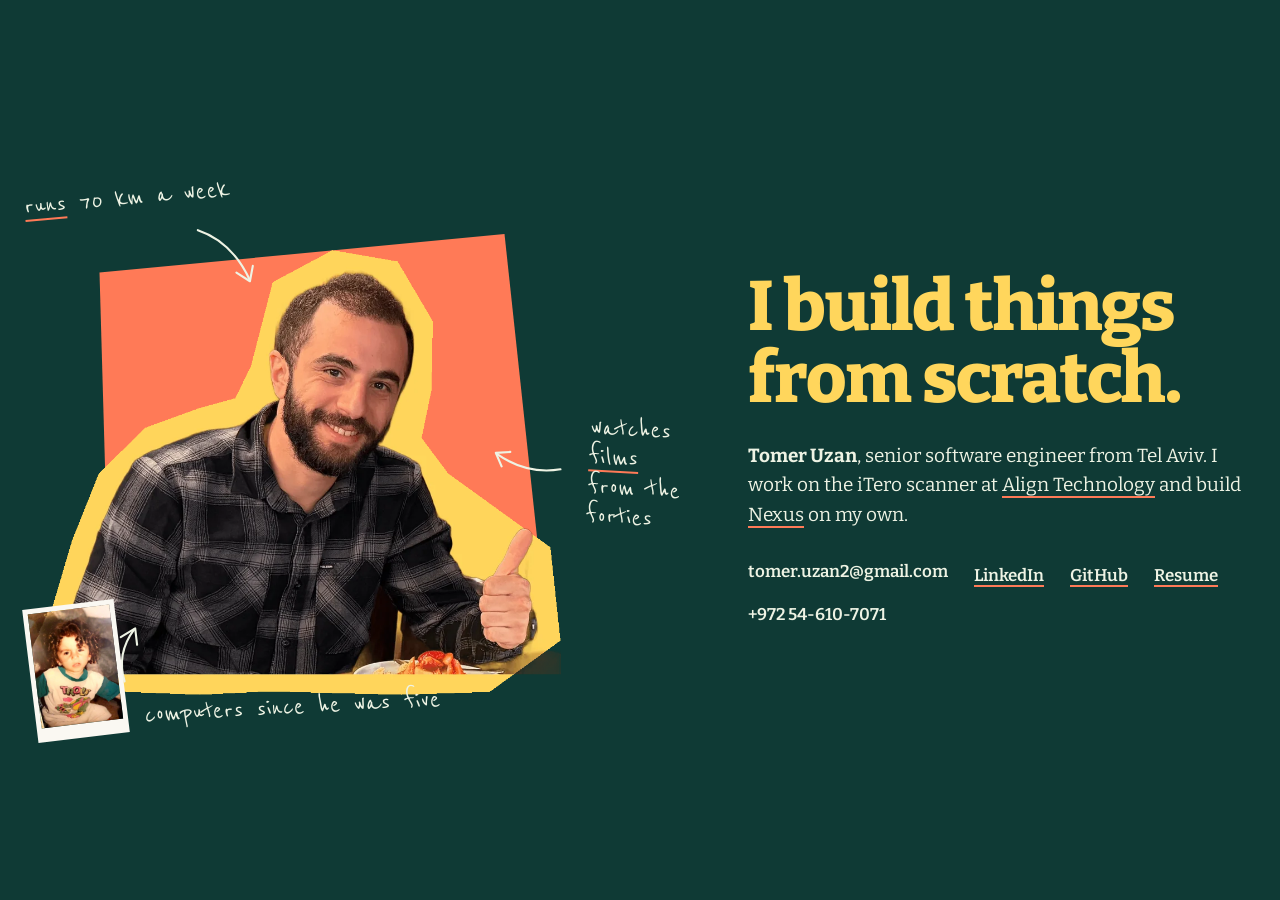
<file: index.html>
<!doctype html>
<html lang="en">
<head>
<meta charset="utf-8">
<meta name="viewport" content="width=device-width, initial-scale=1">
<title>Tomer Uzan</title>
<meta name="description" content="Tomer Uzan, senior software engineer, Tel Aviv.">
<link rel="icon" href="favicon.ico" sizes="any">
<link rel="apple-touch-icon" href="apple-touch-icon.png">
<link rel="preload" href="fonts/bitter-var.woff2" as="font" type="font/woff2" crossorigin>
<link rel="preload" href="fonts/reenie-beanie-400.woff2" as="font" type="font/woff2" crossorigin>
<link rel="stylesheet" href="style.css">
</head>
<body class="home">

<main>
  <div class="me">
    <svg class="sheet-b" viewBox="0 0 560 560" aria-hidden="true"><path d="M70 96l420-40 44 410-452 52z"/></svg>
    <img class="portrait" src="img/portrait-cut.webp" width="929" height="797" alt="Tomer Uzan at a table, smiling, in a checked shirt.">
    <svg class="pen" viewBox="0 0 560 560" aria-hidden="true">
      <path d="M172 52C196 60 214 78 226 104"/><path d="M212 96l14 9 3-16"/>
      <path d="M548 300C524 304 502 298 482 284"/><path d="M496 282l-15 1 6 14"/>
      <path d="M96 520C90 500 94 482 106 466"/><path d="M92 474l15-9 2 17"/>
    </svg>
    <p class="note one"><a href="run/">runs</a> 70 km a week</p>
    <p class="note two">watches <a href="films/">films</a> from the forties</p>
    <p class="note three">computers since he was five</p>
    <img class="print" src="img/child-curls.jpg" width="456" height="640" alt="Tomer as a small child with curly hair, in a T-shirt with the word Trolls.">
  </div>

  <div class="words">
    <p class="claim">I build things from scratch.</p>
    <div class="who"><h1>Tomer Uzan</h1>, senior software engineer from Tel Aviv. I work on the iTero scanner at <a href="align/">Align Technology</a> and build <a href="nexus/">Nexus</a> on my own.</div>
    <ul class="links">
      <li>tomer.uzan2@gmail.com</li>
      <li><a href="https://www.linkedin.com/in/tomer-uzan-25a654a4">LinkedIn</a></li>
      <li><a href="https://github.com/tomer2911">GitHub</a></li>
      <li><a href="resume.pdf">Resume</a></li>
      <li>+972 54-610-7071</li>
    </ul>
  </div>
</main>

</body>
</html>
</file>
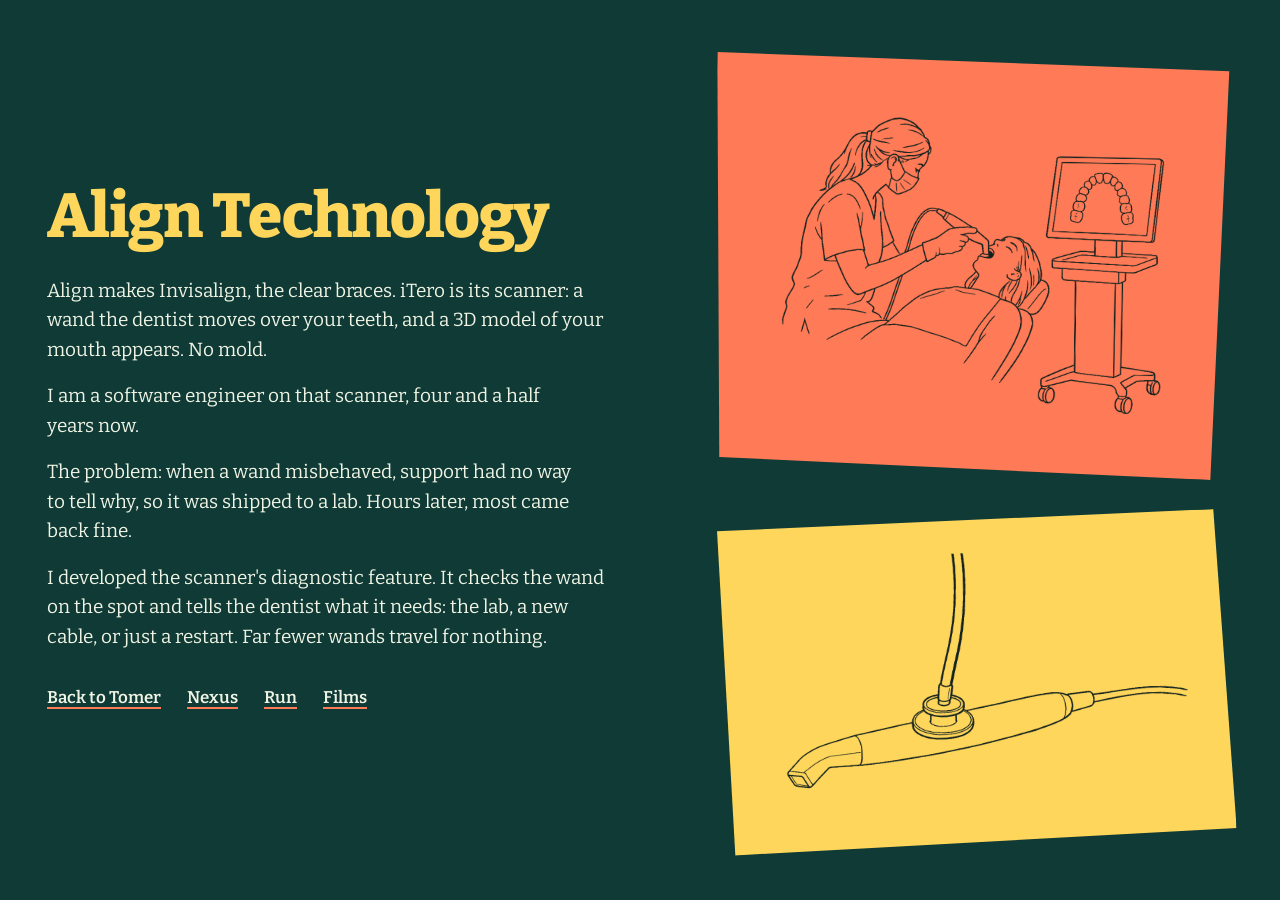
<file: align/index.html>
<!doctype html>
<html lang="en">
<head>
<meta charset="utf-8">
<meta name="viewport" content="width=device-width, initial-scale=1">
<title>Align Technology - Tomer Uzan</title>
<link rel="icon" href="../favicon.ico" sizes="any">
<link rel="apple-touch-icon" href="../apple-touch-icon.png">
<link rel="preload" href="../fonts/bitter-var.woff2" as="font" type="font/woff2" crossorigin>
<link rel="preload" href="../fonts/reenie-beanie-400.woff2" as="font" type="font/woff2" crossorigin>
<link rel="stylesheet" href="../style.css">
</head>
<body class="inner align">

<main>
  <div class="text">
    <h1>Align Technology</h1>
    <p>Align makes Invisalign, the clear braces. iTero is its scanner: a wand the dentist moves over your teeth, and a 3D model of your mouth appears. No mold.</p>
    <p>I am a software engineer on that scanner, four and a half years now.</p>
    <p>The problem: when a wand misbehaved, support had no way to tell why, so it was shipped to a lab. Hours later, most came back fine.</p>
    <p>I developed the scanner's diagnostic feature. It checks the wand on the spot and tells the dentist what it needs: the lab, a new cable, or just a restart. Far fewer wands travel for nothing.</p>
    <ul class="links">
      <li><a class="back" href="../">Back to Tomer</a></li>
      <li><a href="../nexus/">Nexus</a></li><li><a href="../run/">Run</a></li><li><a href="../films/">Films</a></li>
    </ul>
  </div>
  <div class="figures">
    <figure class="paper coral">
      <div class="ink" role="img" aria-label="A drawing: a dentist holds the wand of a scanner in the open mouth of a patient in the chair. A small screen beside the chair shows a row of teeth." style="aspect-ratio:1200/960;-webkit-mask-image:url(../img/align-inuse.webp);mask-image:url(../img/align-inuse.webp)"></div>
    </figure>
    <figure class="paper yellow">
      <div class="ink" role="img" aria-label="A drawing: the wand of a scanner lies on a table. A stethoscope is pressed against it." style="aspect-ratio:1200/716;-webkit-mask-image:url(../img/align-checkup.webp);mask-image:url(../img/align-checkup.webp)"></div>
    </figure>
  </div>
</main>

</body>
</html>
</file>
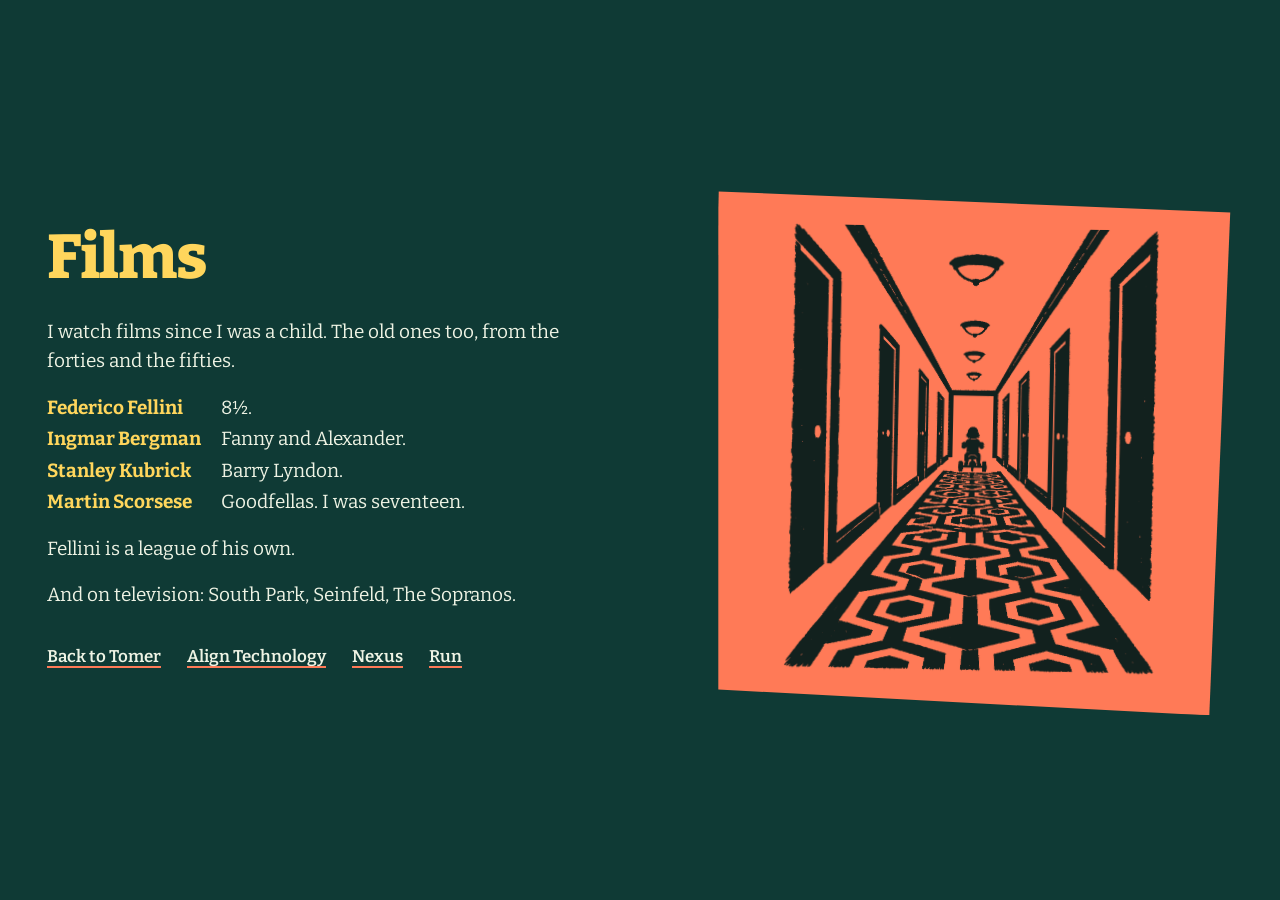
<file: films/index.html>
<!doctype html>
<html lang="en">
<head>
<meta charset="utf-8">
<meta name="viewport" content="width=device-width, initial-scale=1">
<title>Films - Tomer Uzan</title>
<link rel="icon" href="../favicon.ico" sizes="any">
<link rel="apple-touch-icon" href="../apple-touch-icon.png">
<link rel="preload" href="../fonts/bitter-var.woff2" as="font" type="font/woff2" crossorigin>
<link rel="preload" href="../fonts/reenie-beanie-400.woff2" as="font" type="font/woff2" crossorigin>
<link rel="stylesheet" href="../style.css">
</head>
<body class="inner films">

<main>
  <div class="text">
    <h1>Films</h1>
    <p>I watch films since I was a child. The old ones too, from the forties and the fifties.</p>
    <dl class="credits">
      <dt>Federico Fellini</dt><dd>8½.</dd>
      <dt>Ingmar Bergman</dt><dd>Fanny and Alexander.</dd>
      <dt>Stanley Kubrick</dt><dd>Barry Lyndon.</dd>
      <dt>Martin Scorsese</dt><dd>Goodfellas. I was seventeen.</dd>
    </dl>
    <p>Fellini is a league of his own.</p>
    <p>And on television: South Park, Seinfeld, The Sopranos.</p>
    <ul class="links">
      <li><a class="back" href="../">Back to Tomer</a></li>
      <li><a href="../align/">Align Technology</a></li><li><a href="../nexus/">Nexus</a></li><li><a href="../run/">Run</a></li>
    </ul>
  </div>
  <figure class="paper coral">
    <div class="ink" role="img" aria-label="A drawing: a long hotel corridor with a patterned carpet. Far away a child rides a tricycle." style="aspect-ratio:881/900;-webkit-mask-image:url(../img/corridor.webp);mask-image:url(../img/corridor.webp)"></div>
  </figure>
</main>

</body>
</html>
</file>
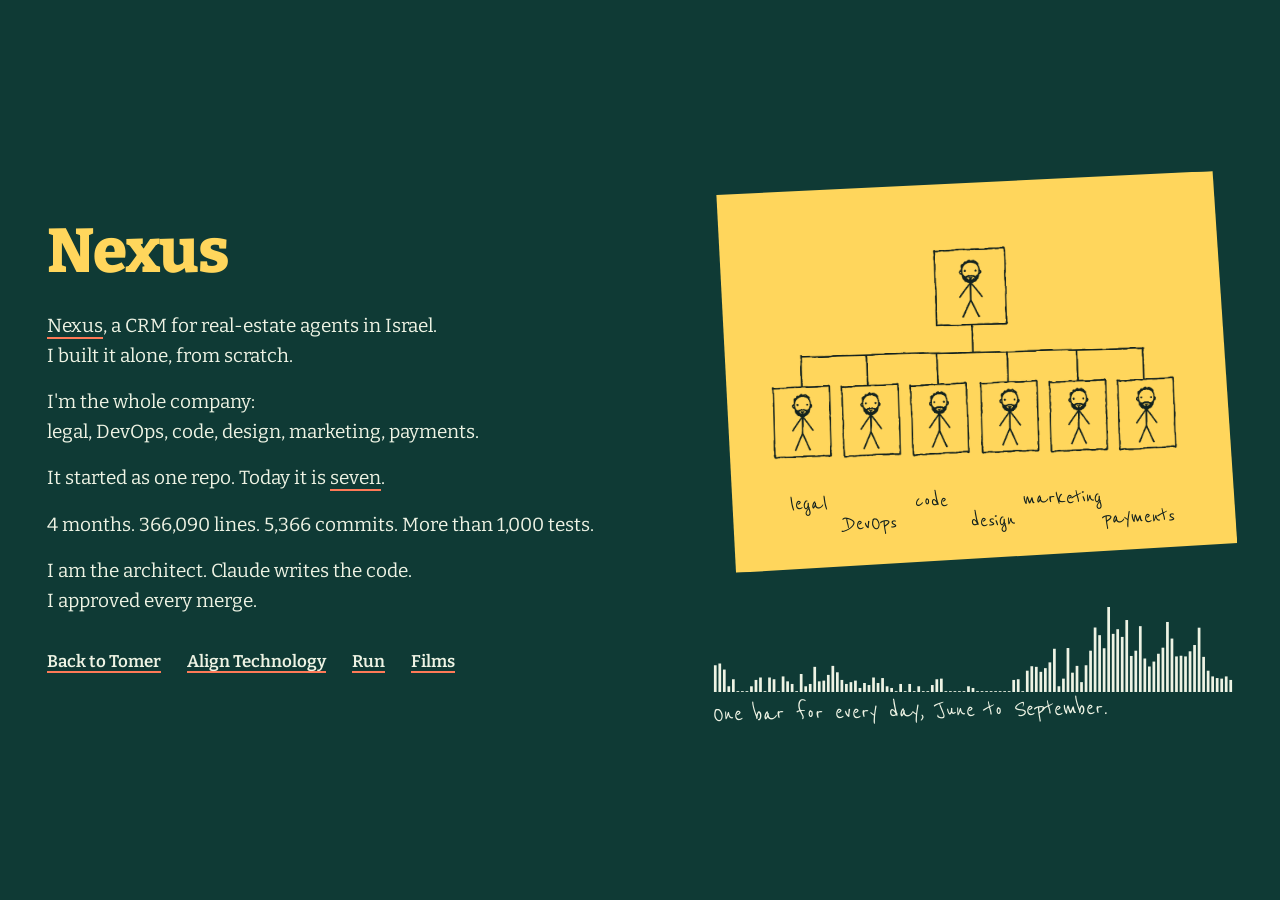
<file: nexus/index.html>
<!doctype html>
<html lang="en">
<head>
<meta charset="utf-8">
<meta name="viewport" content="width=device-width, initial-scale=1">
<title>Nexus - Tomer Uzan</title>
<link rel="icon" href="../favicon.ico" sizes="any">
<link rel="apple-touch-icon" href="../apple-touch-icon.png">
<link rel="preload" href="../fonts/bitter-var.woff2" as="font" type="font/woff2" crossorigin>
<link rel="preload" href="../fonts/reenie-beanie-400.woff2" as="font" type="font/woff2" crossorigin>
<link rel="stylesheet" href="../style.css">
</head>
<body class="inner nexus">

<main>
  <div class="text">
    <h1>Nexus</h1>
    <p><a href="https://nexusrealty.app/">Nexus</a>, a CRM for real-estate agents in Israel.<br>
       I built it alone, from scratch.</p>
    <p>I'm the whole company:<br>
       legal, DevOps, code, design, marketing, payments.</p>
    <p>It started as one repo. Today it is <a href="seven/">seven</a>.</p>
    <p>4 months. 366,090 lines. 5,366 commits. More than 1,000 tests.</p>
    <p>I am the architect. Claude writes the code.<br>
       I approved every merge.</p>
    <ul class="links">
      <li><a class="back" href="../">Back to Tomer</a></li>
      <li><a href="../align/">Align Technology</a></li><li><a href="../run/">Run</a></li><li><a href="../films/">Films</a></li>
    </ul>
  </div>
  <div class="figures">
    <figure class="paper yellow">
      <div class="ink" role="img" aria-label="A company chart drawn by hand. One box on top and six boxes below. The same man with a beard stands in every box." style="aspect-ratio:1100/679;-webkit-mask-image:url(../img/chart.webp);mask-image:url(../img/chart.webp)"></div>
      <ul class="chairs"><li>legal</li><li>DevOps</li><li>code</li><li>design</li><li>marketing</li><li>payments</li></ul>
    </figure>
    <figure class="bare">
      <div class="ink" role="img" aria-label="A bar for every day from June to September 2026. The taller the bar, the more commits." style="aspect-ratio:920/150;-webkit-mask-image:url(../img/commits.svg);mask-image:url(../img/commits.svg)"></div>
      <figcaption>One bar for every day, June to September.</figcaption>
    </figure>
  </div>
</main>

</body>
</html>
</file>
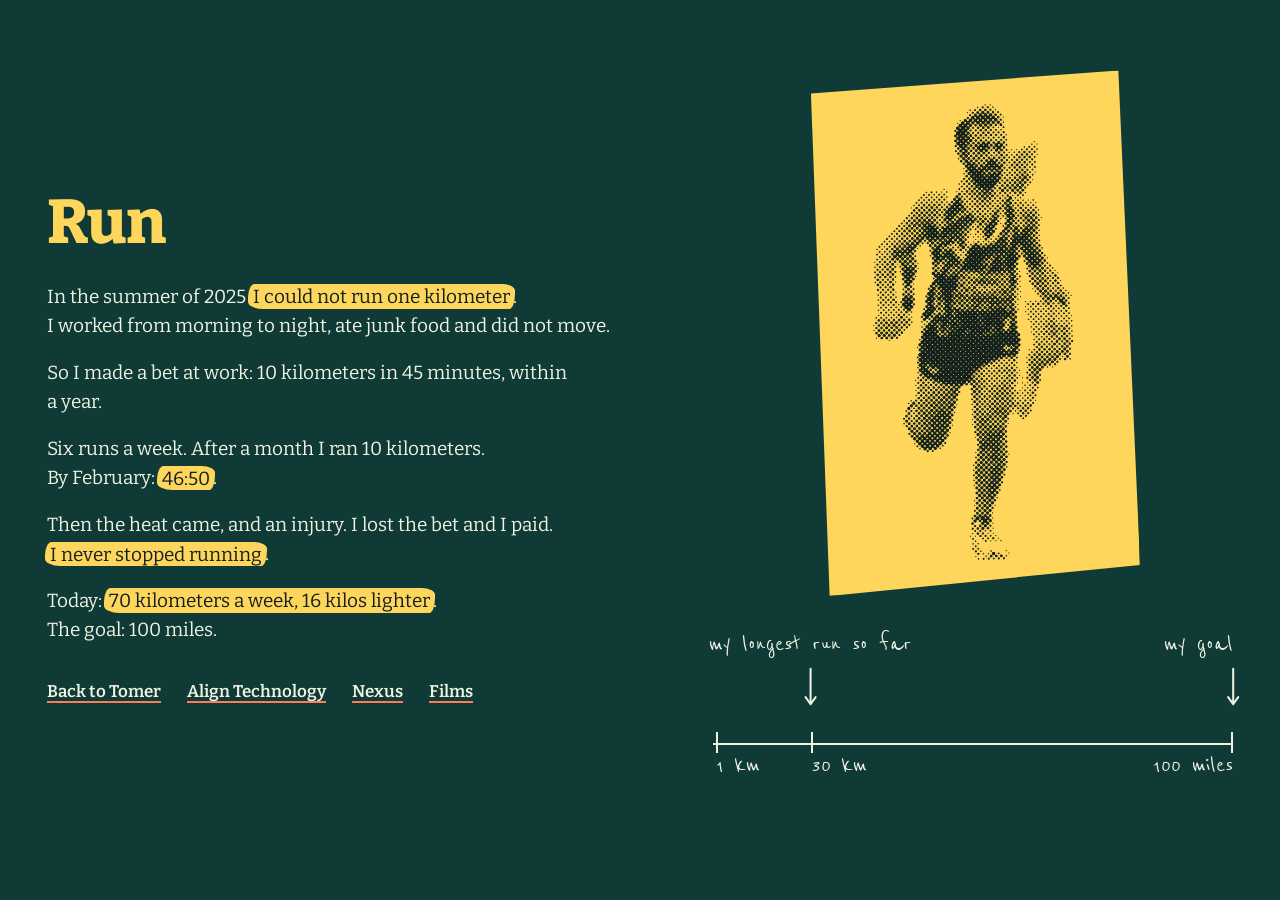
<file: run/index.html>
<!doctype html>
<html lang="en">
<head>
<meta charset="utf-8">
<meta name="viewport" content="width=device-width, initial-scale=1">
<title>Run - Tomer Uzan</title>
<link rel="icon" href="../favicon.ico" sizes="any">
<link rel="apple-touch-icon" href="../apple-touch-icon.png">
<link rel="preload" href="../fonts/bitter-var.woff2" as="font" type="font/woff2" crossorigin>
<link rel="preload" href="../fonts/reenie-beanie-400.woff2" as="font" type="font/woff2" crossorigin>
<link rel="stylesheet" href="../style.css">
</head>
<body class="inner run">

<main>
  <div class="text">
    <h1>Run</h1>
    <p>In the summer of 2025 <mark>I could not run one kilometer</mark>.<br>
       I worked from morning to night, ate junk food and did not move.</p>
    <p>So I made a bet at work: 10 kilometers in 45 minutes, within a year.</p>
    <p>Six runs a week. After a month I ran 10 kilometers.<br>
       By February: <mark>46:50</mark>.</p>
    <p>Then the heat came, and an injury. I lost the bet and I paid.<br>
       <mark>I never stopped running</mark>.</p>
    <p>Today: <mark>70 kilometers a week, 16 kilos lighter</mark>.<br>
       The goal: 100 miles.</p>
    <ul class="links">
      <li><a class="back" href="../">Back to Tomer</a></li>
      <li><a href="../align/">Align Technology</a></li><li><a href="../nexus/">Nexus</a></li><li><a href="../films/">Films</a></li>
    </ul>
  </div>
  <div class="figures">
    <figure class="paper yellow tall">
      <div class="ink runner" role="img" aria-label="Tomer running in the Bucharest race with the number 7627, printed in halftone dots." style="aspect-ratio:394/900;-webkit-mask-image:url(../img/runner-dark.webp);mask-image:url(../img/runner-dark.webp)"></div>
    </figure>
    <figure class="bare">
      <div class="line" role="img" aria-label="A long line. 1 km is at its start. An arrow points at 30 km, my longest run so far. An arrow points at 100 miles, my goal."><span class="k1">1 km</span><span class="k30">30 km</span><span class="k160">100 miles</span><span class="note-line longest">my longest run so far<svg viewBox="0 0 16 40" aria-hidden="true"><path d="M8 2V35"/><path d="M3 30L8 37L13 30"/></svg></span><span class="note-line goal">my goal<svg viewBox="0 0 16 40" aria-hidden="true"><path d="M8 2V35"/><path d="M3 30L8 37L13 30"/></svg></span></div>
    </figure>
  </div>
</main>

</body>
</html>
</file>
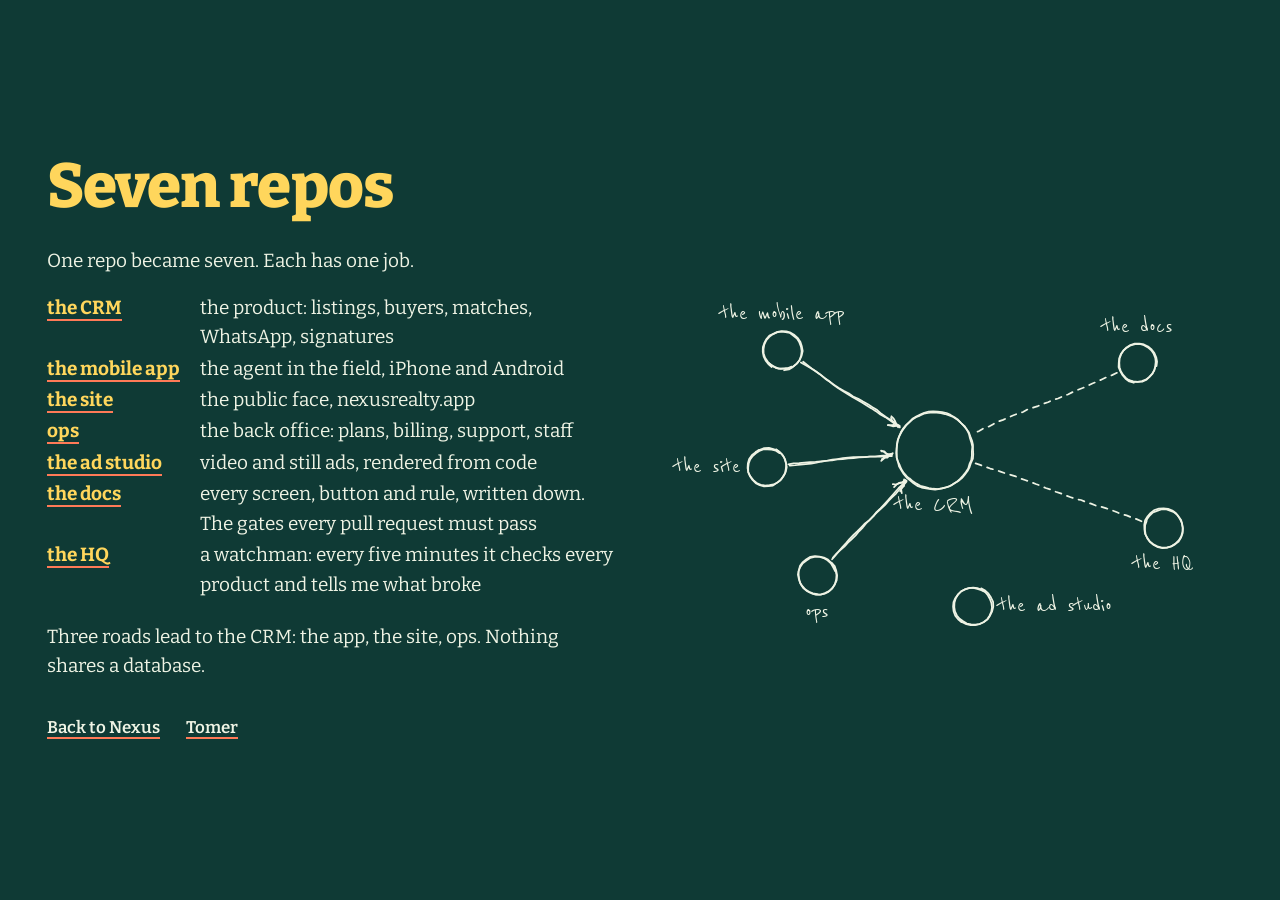
<file: nexus/seven/index.html>
<!doctype html>
<html lang="en">
<head>
<meta charset="utf-8">
<meta name="viewport" content="width=device-width, initial-scale=1">
<title>Seven repos - Nexus - Tomer Uzan</title>
<link rel="icon" href="../../favicon.ico" sizes="any">
<link rel="apple-touch-icon" href="../../apple-touch-icon.png">
<link rel="preload" href="../../fonts/bitter-var.woff2" as="font" type="font/woff2" crossorigin>
<link rel="preload" href="../../fonts/reenie-beanie-400.woff2" as="font" type="font/woff2" crossorigin>
<link rel="stylesheet" href="../../style.css">
</head>
<body class="inner dive seven">

<main>
  <div class="text">
    <h1>Seven repos</h1>
    <p>One repo became seven. Each has one job.</p>
    <dl class="credits parts">
      <dt><a href="crm/">the CRM</a></dt><dd>the product: listings, buyers, matches, WhatsApp, signatures</dd>
      <dt><a href="mobile/">the mobile app</a></dt><dd>the agent in the field, iPhone and Android</dd>
      <dt><a href="site/">the site</a></dt><dd>the public face, nexusrealty.app</dd>
      <dt><a href="ops/">ops</a></dt><dd>the back office: plans, billing, support, staff</dd>
      <dt><a href="ads/">the ad studio</a></dt><dd>video and still ads, rendered from code</dd>
      <dt><a href="docs/">the docs</a></dt><dd>every screen, button and rule, written down. The gates every pull request must pass</dd>
      <dt><a href="hq/">the HQ</a></dt><dd>a watchman: every five minutes it checks every product and tells me what broke</dd>
    </dl>
    <p>Three roads lead to the CRM: the app, the site, ops. Nothing shares a database.</p>
    <ul class="links">
      <li><a class="back" href="../">Back to Nexus</a></li>
      <li><a href="../../">Tomer</a></li>
    </ul>
  </div>
  <div class="figures">
<figure class="bare"><div class="map" role="img" aria-label="A map drawn by hand: the CRM in the middle. Arrows from the mobile app, the site and ops lead to it. Dashed lines join it to the docs and the HQ."><svg xmlns="http://www.w3.org/2000/svg" viewBox="0 0 600 420" fill="none" stroke="currentColor" stroke-width="2.0" stroke-linecap="round" stroke-linejoin="round"><style>.dash{stroke-dasharray:7 7}</style><path d="M235.4 249.1 L231.1 246.5 L227.0 243.7 L223.4 240.2 L220.1 236.4 L217.4 232.3 L215.5 227.6 L213.2 223.2 L212.0 218.3 L211.4 213.3 L211.9 208.3 L212.5 203.4 L213.3 198.6 L214.9 193.9 L216.9 189.3 L219.6 185.2 L222.6 181.2 L226.3 178.0 L230.0 174.8 L234.2 172.1 L238.8 170.3 L243.3 168.1 L248.2 167.3 L253.1 166.5 L258.1 167.0 L263.0 167.5 L267.8 168.5 L272.6 170.1 L277.2 172.0 L281.5 174.7 L285.3 178.0 L288.8 181.6 L292.1 185.5 L295.2 189.6 L297.0 194.5 L298.9 199.3 L300.0 204.3 L300.0 209.5 L300.3 214.7 L299.9 220.0 L297.7 224.8 L296.1 229.7 L293.7 234.3 L290.5 238.5 L287.2 242.5 L283.1 245.8 L278.6 248.4 L274.2 251.2 L269.3 253.0 L264.3 254.2 L259.2 255.0 L254.0 254.7 L249.0 254.0 L244.1 252.5 L239.2 251.3 L234.8 248.8 L230.6 246.1 L226.9 242.8"/><path d="M217.1 189.2 L219.8 184.9 L223.2 181.3 L226.7 177.8 L230.1 174.0 L234.5 171.4 L239.1 169.2 L243.7 167.0 L248.8 165.8 L254.0 165.5 L259.1 165.6 L264.3 166.3 L269.4 167.3 L274.1 169.5 L278.6 172.1 L282.8 175.1 L286.3 179.0 L290.2 182.4 L293.0 186.7 L295.3 191.4 L296.5 196.4 L298.1 201.2 L299.2 206.3 L298.7 211.4 L298.7 216.5 L298.0 221.6 L295.9 226.3 L294.5 231.4 L291.6 235.7 L288.3 239.7 L284.8 243.6 L280.9 247.0 L276.4 249.7 L271.8 252.3 L266.7 253.6 L261.6 254.8 L256.3 255.7 L251.1 255.3 L245.9 254.3 L240.7 253.3 L235.7 251.4 L231.4 248.4 L227.3 245.1 L223.3 241.8 L220.0 237.7 L217.3 233.4 L214.6 228.9 L213.5 223.9 L211.9 219.0 L212.0 213.9 L211.9 208.9 L212.1 203.9 L213.1 198.9 L214.9 194.2 L217.2 189.8 L219.9 185.6 L222.9 181.7 L226.3 178.1"/><path d="M67.8 114.2 L63.8 110.8 L60.6 106.6 L58.4 101.9 L57.4 96.7 L57.5 91.5 L59.2 86.5 L61.7 81.9 L65.1 77.9 L69.8 75.8 L74.5 73.7 L79.5 72.7 L84.7 73.1 L89.6 74.6 L94.1 77.4 L98.0 80.9 L100.9 85.4 L102.5 90.4 L103.5 95.7 L102.3 101.0 L100.1 105.9 L97.0 110.1 L92.9 113.4 L88.2 115.7 L83.1 116.2 L78.2 116.5 L73.2 115.6 L69.0 113.0 L65.1 110.0"/><path d="M90.7 113.7 L86.0 115.6 L80.9 115.7 L75.8 116.1 L71.0 114.1 L66.4 111.8 L63.1 107.9 L60.1 103.7 L58.4 98.8 L58.3 93.6 L59.2 88.4 L61.3 83.7 L64.7 79.7 L68.8 76.6 L73.5 74.3 L78.6 73.5 L83.7 74.1 L88.8 75.0 L92.9 78.2 L96.9 81.4 L99.6 85.8 L101.5 90.7 L102.3 95.9 L101.6 101.3 L99.8 106.4 L96.4 110.6 L92.3 114.2 L87.6 117.1 L82.1 118.0"/><path d="M49.4 212.0 L54.1 209.7 L59.1 207.9 L64.5 207.5 L69.7 208.9 L74.9 210.8 L79.1 214.4 L82.2 219.0 L83.9 224.2 L85.1 229.6 L84.0 234.9 L81.7 239.8 L78.7 244.1 L74.6 247.3 L70.1 249.7 L65.1 250.5 L60.1 251.0 L55.1 250.1 L50.4 248.0 L46.5 244.7 L43.3 240.7 L40.8 236.1 L39.9 230.9 L40.2 225.6 L41.7 220.4 L44.8 216.1 L48.9 212.7 L53.2 209.8 L58.3 208.6"/><path d="M72.8 209.2 L77.1 212.5 L80.8 216.5 L83.3 221.2 L84.5 226.4 L84.0 231.7 L83.1 236.8 L80.4 241.1 L77.4 245.2 L73.4 248.2 L69.1 251.0 L64.0 251.7 L58.9 251.9 L53.9 250.6 L49.3 248.2 L45.6 244.6 L42.7 240.4 L40.7 235.6 L40.6 230.5 L41.2 225.6 L42.9 221.0 L45.8 217.0 L49.4 213.8 L53.4 211.2 L57.9 209.3 L62.8 209.2 L67.8 209.5 L72.6 210.9 L76.9 213.7"/><path d="M120.2 376.4 L115.3 375.4 L110.8 373.6 L106.7 371.0 L103.4 367.4 L100.5 363.4 L99.0 358.7 L98.0 353.7 L99.1 348.6 L100.4 343.5 L103.6 339.3 L107.8 336.0 L112.4 333.2 L117.7 332.3 L122.9 332.9 L128.0 334.2 L132.7 336.5 L136.4 340.1 L139.6 344.3 L141.6 349.1 L142.5 354.3 L142.1 359.5 L140.7 364.7 L137.8 369.2 L134.0 372.8 L129.2 375.0 L124.3 376.9 L119.1 377.0 L114.2 375.6"/><path d="M136.7 339.9 L140.4 344.0 L142.2 349.3 L143.2 354.8 L142.7 360.4 L140.4 365.5 L137.3 370.1 L133.1 373.7 L128.2 376.1 L122.9 377.0 L117.6 376.7 L112.6 375.0 L108.1 372.6 L104.1 369.3 L101.3 365.0 L99.7 360.2 L98.9 355.2 L98.7 349.9 L100.7 345.0 L103.6 340.7 L107.8 337.6 L112.1 334.6 L117.2 333.3 L122.5 333.2 L127.6 334.7 L132.1 337.3 L136.0 340.7 L138.5 345.2 L140.9 349.8"/><path d="M309.4 369.6 L314.1 372.2 L317.9 375.8 L320.8 380.3 L323.2 385.3 L323.4 390.8 L322.1 396.1 L319.8 400.9 L316.9 405.4 L312.6 408.5 L307.9 410.8 L302.8 411.6 L297.8 411.2 L292.9 410.2 L288.7 407.6 L284.6 404.7 L281.4 400.9 L279.2 396.3 L278.4 391.3 L278.6 386.3 L280.0 381.4 L282.6 377.0 L286.2 373.4 L290.5 370.9 L295.3 369.4 L300.2 368.7 L305.1 369.4 L309.7 371.2 L314.0 373.7"/><path d="M286.9 408.7 L282.8 405.4 L279.5 401.1 L277.6 396.1 L277.0 390.8 L277.5 385.5 L279.7 380.7 L282.8 376.6 L286.3 373.0 L290.8 370.8 L295.5 369.2 L300.4 369.2 L305.0 370.3 L309.6 371.7 L313.9 373.9 L317.1 377.6 L319.5 381.9 L321.2 386.5 L321.9 391.5 L321.1 396.5 L319.1 401.2 L316.2 405.5 L312.1 408.7 L307.5 410.8 L302.5 412.1 L297.3 412.2 L292.3 410.9 L287.7 408.6 L284.0 405.1"/><path d="M485.5 132.4 L480.3 131.0 L476.0 127.8 L472.6 123.7 L470.0 119.3 L468.0 114.4 L468.2 109.2 L468.7 104.1 L470.6 99.3 L473.6 95.2 L477.6 91.9 L482.0 89.2 L487.1 87.9 L492.3 87.7 L497.3 89.0 L501.8 91.6 L505.7 94.9 L508.5 99.1 L510.3 103.8 L510.9 108.7 L510.4 113.5 L509.2 118.2 L506.5 122.3 L503.3 125.9 L499.4 128.8 L494.8 130.4 L489.9 131.4 L484.9 130.7 L480.1 129.4"/><path d="M510.9 108.0 L510.7 112.9 L509.2 117.4 L507.2 121.8 L503.9 125.4 L500.3 128.9 L495.8 131.0 L490.7 131.5 L485.7 131.5 L480.7 130.1 L476.7 127.0 L473.2 123.4 L470.6 119.1 L469.1 114.4 L468.8 109.4 L469.2 104.5 L470.9 99.7 L473.5 95.4 L477.1 91.7 L481.6 88.8 L486.7 87.2 L492.0 87.3 L497.2 88.2 L502.0 90.6 L506.1 94.0 L509.3 98.1 L511.4 103.0 L512.4 108.1 L511.7 113.3"/><path d="M498.3 299.6 L499.0 294.5 L500.9 289.7 L503.9 285.6 L507.7 282.1 L512.4 280.2 L517.2 278.6 L522.4 278.4 L527.3 279.9 L532.0 281.9 L535.9 285.2 L538.7 289.5 L540.9 294.1 L541.9 299.2 L541.7 304.4 L540.3 309.5 L537.6 314.0 L533.8 317.8 L529.4 320.8 L524.2 322.6 L518.8 323.2 L513.4 322.2 L508.5 319.7 L504.4 316.3 L501.1 312.1 L499.1 307.2 L498.4 302.1 L498.6 296.9 L500.3 292.1"/><path d="M537.0 286.5 L540.1 290.7 L541.4 295.7 L542.3 300.7 L541.9 306.0 L540.1 311.0 L537.3 315.6 L533.0 318.9 L528.3 321.5 L523.1 322.6 L517.8 322.6 L512.7 321.2 L508.1 318.8 L504.0 315.6 L501.1 311.3 L498.5 306.8 L497.8 301.6 L497.6 296.3 L498.6 291.0 L501.5 286.5 L505.0 282.5 L509.4 279.2 L514.5 277.6 L519.9 277.3 L525.1 277.9 L530.0 279.8 L534.3 282.9 L537.4 287.0 L540.2 291.3"/><path d="M104.0 108.2 L109.0 112.2 L114.1 116.1 L119.3 119.8 L124.5 123.6 L129.4 127.7 L134.7 131.2 L139.9 134.9 L145.2 138.5 L150.7 141.7 L156.4 144.6 L161.7 148.2 L167.6 150.8 L173.1 154.1 L178.7 157.1 L184.0 160.7 L189.5 163.9 L194.3 168.2 L199.5 171.9 L204.9 175.3 L210.1 179.0 L215.3 182.8"/><path d="M101.4 108.9 L107.0 112.2 L112.5 115.5 L118.0 118.9 L123.4 122.5 L128.5 126.5 L133.7 130.3 L138.6 134.6 L143.8 138.3 L149.2 141.8 L154.7 145.2 L160.3 148.5 L165.9 151.7 L171.4 155.0 L176.9 158.4 L182.4 161.7 L187.9 165.2 L193.1 169.0 L198.8 172.1 L204.2 175.7 L209.3 179.6 L215.4 182.0"/><path d="M214.6 182.0 L211.3 182.2 L208.0 182.8 L204.9 181.6 L201.7 181.3"/><path d="M214.4 182.3 L211.4 181.7 L208.4 181.0 L205.1 181.6 L202.1 181.3"/><path d="M213.6 183.8 L211.7 180.6 L210.3 177.1 L208.5 173.8 L205.8 171.1"/><path d="M215.6 184.0 L212.9 181.3 L210.3 178.6 L206.8 176.4 L205.4 172.9"/><path d="M88.6 228.0 L94.7 227.6 L100.9 226.8 L107.0 226.2 L113.2 225.7 L119.3 224.7 L125.4 223.3 L131.5 222.4 L137.6 221.2 L143.8 220.4 L149.9 219.4 L156.0 218.8 L162.2 218.3 L168.4 218.3 L174.6 218.1 L180.8 217.5 L187.0 217.5 L193.1 216.7 L199.3 216.3 L205.5 215.7"/><path d="M86.9 226.6 L93.1 225.5 L99.4 225.2 L105.7 224.6 L112.0 223.9 L118.3 223.8 L124.6 223.0 L130.9 222.4 L137.2 222.1 L143.4 220.9 L149.7 220.4 L155.9 219.8 L162.2 219.3 L168.5 218.5 L174.8 218.1 L181.1 217.6 L187.4 217.6 L193.8 217.6 L200.0 216.8 L206.4 217.0"/><path d="M206.9 215.5 L203.6 216.3 L201.2 218.7 L197.5 218.7 L194.8 220.6"/><path d="M207.5 213.6 L204.1 215.9 L200.2 217.1 L197.1 219.8 L194.1 222.5"/><path d="M206.8 214.1 L203.1 215.3 L200.1 214.4 L197.7 211.6 L194.4 211.5"/><path d="M205.7 214.6 L202.3 215.0 L199.4 213.8 L196.8 211.7 L193.9 210.6"/><path d="M138.4 334.0 L142.5 329.5 L146.9 325.4 L151.6 321.4 L155.7 316.9 L160.2 312.7 L164.6 308.5 L168.5 303.8 L172.8 299.5 L176.6 294.7 L181.0 290.4 L185.1 285.9 L189.5 281.6 L194.0 277.5 L198.6 273.4 L202.5 268.7 L206.8 264.5 L211.2 260.2 L215.1 255.5 L219.3 251.1 L223.3 246.5"/><path d="M137.4 336.1 L141.5 331.3 L145.4 326.5 L149.5 321.8 L153.8 317.2 L157.7 312.4 L162.1 307.9 L166.7 303.7 L171.1 299.2 L175.4 294.7 L180.5 291.0 L185.0 286.6 L188.7 281.6 L193.3 277.3 L197.6 272.7 L201.8 268.2 L205.9 263.5 L210.0 258.7 L214.1 254.1 L218.7 249.7 L223.2 245.4"/><path d="M222.0 244.8 L220.8 248.5 L218.7 251.9 L217.1 255.5 L217.8 259.8"/><path d="M220.5 243.9 L220.0 247.5 L220.5 251.5 L217.5 254.3 L216.0 257.6"/><path d="M221.8 244.7 L218.7 247.0 L215.0 247.9 L211.7 249.9 L208.9 252.8"/><path d="M222.0 246.6 L218.5 247.6 L215.0 248.4 L211.6 249.8 L207.5 249.5"/><path d="M466.1 120.9 L460.5 123.6 L454.7 125.7 L449.1 128.3 L443.5 131.0 L437.7 133.2 L432.2 135.9 L426.5 138.5 L420.8 140.7 L415.1 143.1 L409.5 145.9 L403.7 148.0 L398.1 150.6 L392.1 152.2 L386.5 154.9 L380.6 156.8 L374.9 159.3 L369.0 161.2 L363.1 163.1 L357.7 166.2 L351.8 168.0 L346.0 170.2 L340.3 172.7 L334.7 175.2 L328.8 177.2 L323.3 180.2 L317.9 183.1 L312.0 185.2 L306.6 188.3 L300.8 190.4" class="dash"/><path d="M494.4 292.2 L488.8 289.8 L482.9 287.7 L477.2 285.5 L471.2 284.0 L465.5 281.6 L459.8 279.3 L453.9 277.4 L448.1 275.5 L442.0 274.3 L436.2 271.9 L430.4 270.0 L424.6 267.7 L418.5 266.5 L412.7 264.5 L407.0 262.4 L401.2 260.1 L395.4 258.2 L389.7 255.6 L383.8 253.8 L378.2 251.3 L372.4 249.2 L366.6 246.9 L360.8 244.9 L354.9 243.0 L349.3 240.5 L343.4 238.7 L337.5 237.0 L331.7 234.9 L325.8 232.9 L319.8 231.4 L314.0 229.3 L308.2 227.2 L302.4 225.2" class="dash"/></svg><p class="tag below" style="left:42.5%;top:61.9%">the CRM</p><p class="tag above" style="left:13.3%;top:16.0%">the mobile app</p><p class="tag left" style="left:5.3%;top:54.8%">the site</p><p class="tag below" style="left:20.0%;top:91.2%">ops</p><p class="tag right" style="left:55.0%;top:92.9%">the ad studio</p><p class="tag above" style="left:81.7%;top:19.5%">the docs</p><p class="tag below" style="left:86.7%;top:78.1%">the HQ</p></div></figure>
  </div>
</main>

</body>
</html>
</file>
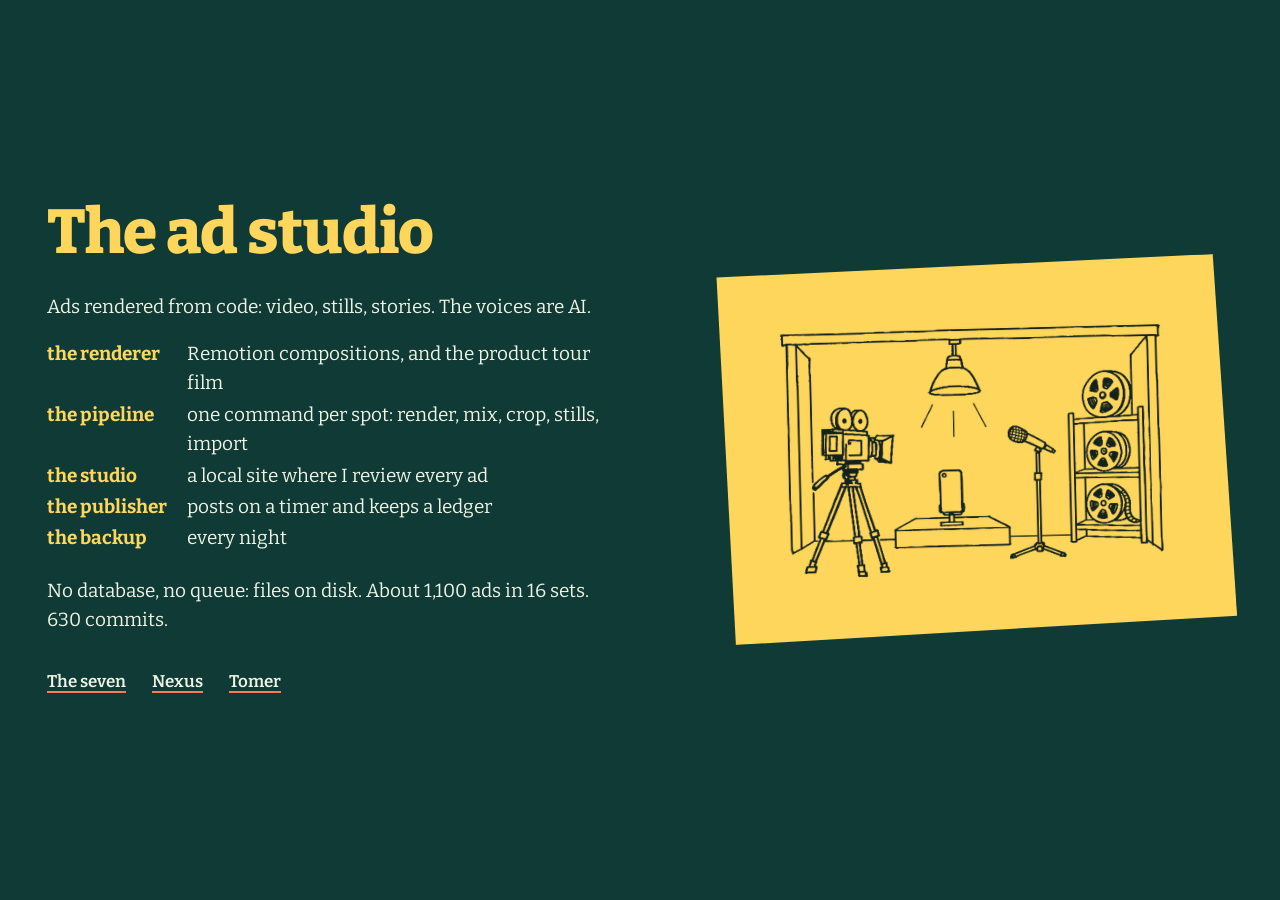
<file: nexus/seven/ads/index.html>
<!doctype html>
<html lang="en">
<head>
<meta charset="utf-8">
<meta name="viewport" content="width=device-width, initial-scale=1">
<title>The ad studio - Nexus - Tomer Uzan</title>
<link rel="icon" href="../../../favicon.ico" sizes="any">
<link rel="apple-touch-icon" href="../../../apple-touch-icon.png">
<link rel="preload" href="../../../fonts/bitter-var.woff2" as="font" type="font/woff2" crossorigin>
<link rel="preload" href="../../../fonts/reenie-beanie-400.woff2" as="font" type="font/woff2" crossorigin>
<link rel="stylesheet" href="../../../style.css">
</head>
<body class="inner dive repo">

<main>
  <div class="text">
    <h1>The ad studio</h1>
    <p>Ads rendered from code: video, stills, stories. The voices are AI.</p>
    <dl class="credits parts">
      <dt>the renderer</dt><dd>Remotion compositions, and the product tour film</dd>
      <dt>the pipeline</dt><dd>one command per spot: render, mix, crop, stills, import</dd>
      <dt>the studio</dt><dd>a local site where I review every ad</dd>
      <dt>the publisher</dt><dd>posts on a timer and keeps a ledger</dd>
      <dt>the backup</dt><dd>every night</dd>
    </dl>
    <p>No database, no queue: files on disk. About 1,100 ads in 16 sets. 630 commits.</p>
    <ul class="links">
      <li><a class="back" href="../">The seven</a></li>
      <li><a href="../../">Nexus</a></li>
      <li><a href="../../../">Tomer</a></li>
    </ul>
  </div>
  <figure class="paper yellow">
    <div class="ink" role="img" aria-label="A drawing: a small film studio with its wall removed. A camera, a lamp, a tiny stage with a phone on it, film reels, a mixing desk, a microphone." style="aspect-ratio:1000/698;-webkit-mask-image:url(../../../img/repo-ads-cutaway.webp);mask-image:url(../../../img/repo-ads-cutaway.webp)"></div>
  </figure>
</main>

</body>
</html>
</file>
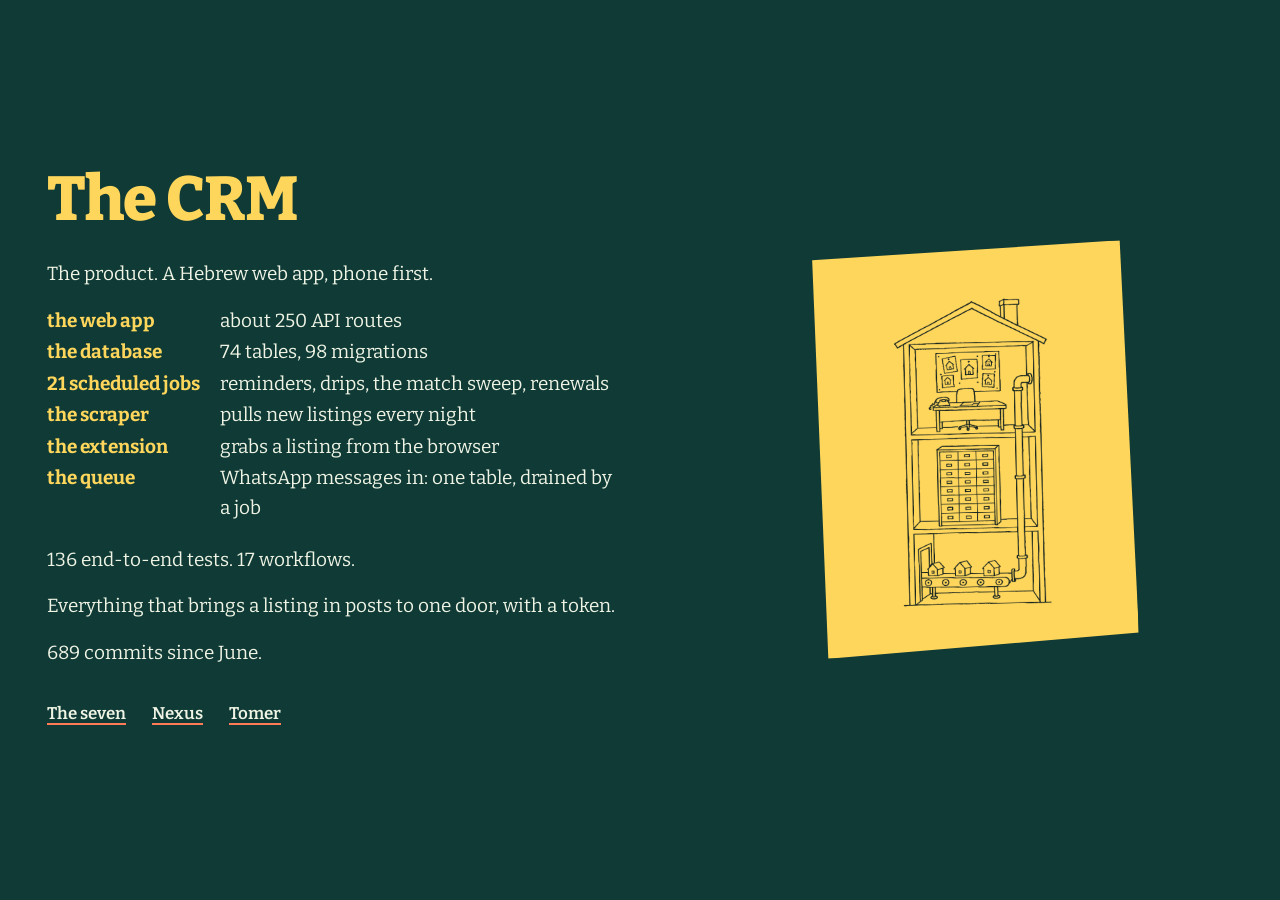
<file: nexus/seven/crm/index.html>
<!doctype html>
<html lang="en">
<head>
<meta charset="utf-8">
<meta name="viewport" content="width=device-width, initial-scale=1">
<title>The CRM - Nexus - Tomer Uzan</title>
<link rel="icon" href="../../../favicon.ico" sizes="any">
<link rel="apple-touch-icon" href="../../../apple-touch-icon.png">
<link rel="preload" href="../../../fonts/bitter-var.woff2" as="font" type="font/woff2" crossorigin>
<link rel="preload" href="../../../fonts/reenie-beanie-400.woff2" as="font" type="font/woff2" crossorigin>
<link rel="stylesheet" href="../../../style.css">
</head>
<body class="inner dive repo">

<main>
  <div class="text">
    <h1>The CRM</h1>
    <p>The product. A Hebrew web app, phone first.</p>
    <dl class="credits parts">
      <dt>the web app</dt><dd>about 250 API routes</dd>
      <dt>the database</dt><dd>74 tables, 98 migrations</dd>
      <dt>21 scheduled jobs</dt><dd>reminders, drips, the match sweep, renewals</dd>
      <dt>the scraper</dt><dd>pulls new listings every night</dd>
      <dt>the extension</dt><dd>grabs a listing from the browser</dd>
      <dt>the queue</dt><dd>WhatsApp messages in: one table, drained by a job</dd>
    </dl>
    <p>136 end-to-end tests. 17 workflows.</p>
    <p>Everything that brings a listing in posts to one door, with a token.</p>
    <p>689 commits since June.</p>
    <ul class="links">
      <li><a class="back" href="../">The seven</a></li>
      <li><a href="../../">Nexus</a></li>
      <li><a href="../../../">Tomer</a></li>
    </ul>
  </div>
  <figure class="paper yellow tall">
    <div class="ink" role="img" aria-label="A drawing: an office building with its front wall removed. Three floors of rooms: a desk with a telephone, a wall of pinned houses, a cabinet of drawers, a conveyor of envelopes, pipes between the rooms." style="aspect-ratio:570/1000;-webkit-mask-image:url(../../../img/repo-crm-cutaway.webp);mask-image:url(../../../img/repo-crm-cutaway.webp)"></div>
  </figure>
</main>

</body>
</html>
</file>
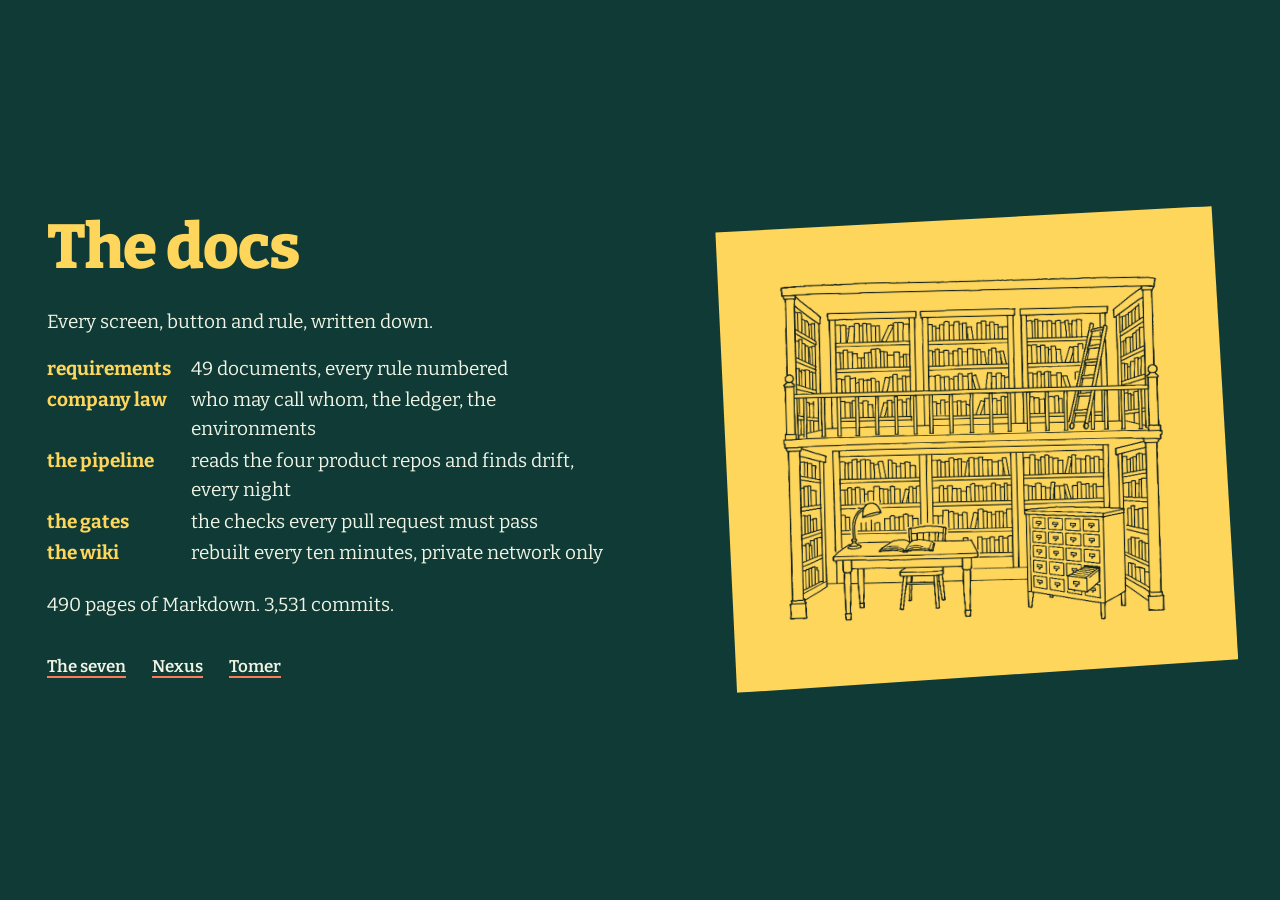
<file: nexus/seven/docs/index.html>
<!doctype html>
<html lang="en">
<head>
<meta charset="utf-8">
<meta name="viewport" content="width=device-width, initial-scale=1">
<title>The docs - Nexus - Tomer Uzan</title>
<link rel="icon" href="../../../favicon.ico" sizes="any">
<link rel="apple-touch-icon" href="../../../apple-touch-icon.png">
<link rel="preload" href="../../../fonts/bitter-var.woff2" as="font" type="font/woff2" crossorigin>
<link rel="preload" href="../../../fonts/reenie-beanie-400.woff2" as="font" type="font/woff2" crossorigin>
<link rel="stylesheet" href="../../../style.css">
</head>
<body class="inner dive repo">

<main>
  <div class="text">
    <h1>The docs</h1>
    <p>Every screen, button and rule, written down.</p>
    <dl class="credits parts">
      <dt>requirements</dt><dd>49 documents, every rule numbered</dd>
      <dt>company law</dt><dd>who may call whom, the ledger, the environments</dd>
      <dt>the pipeline</dt><dd>reads the four product repos and finds drift, every night</dd>
      <dt>the gates</dt><dd>the checks every pull request must pass</dd>
      <dt>the wiki</dt><dd>rebuilt every ten minutes, private network only</dd>
    </dl>
    <p>490 pages of Markdown. 3,531 commits.</p>
    <ul class="links">
      <li><a class="back" href="../">The seven</a></li>
      <li><a href="../../">Nexus</a></li>
      <li><a href="../../../">Tomer</a></li>
    </ul>
  </div>
  <figure class="paper yellow">
    <div class="ink" role="img" aria-label="A drawing: a library with its wall removed. Shelves of books, a ladder, a reading desk, a card catalog, a small printing press." style="aspect-ratio:1000/916;-webkit-mask-image:url(../../../img/repo-docs-cutaway.webp);mask-image:url(../../../img/repo-docs-cutaway.webp)"></div>
  </figure>
</main>

</body>
</html>
</file>
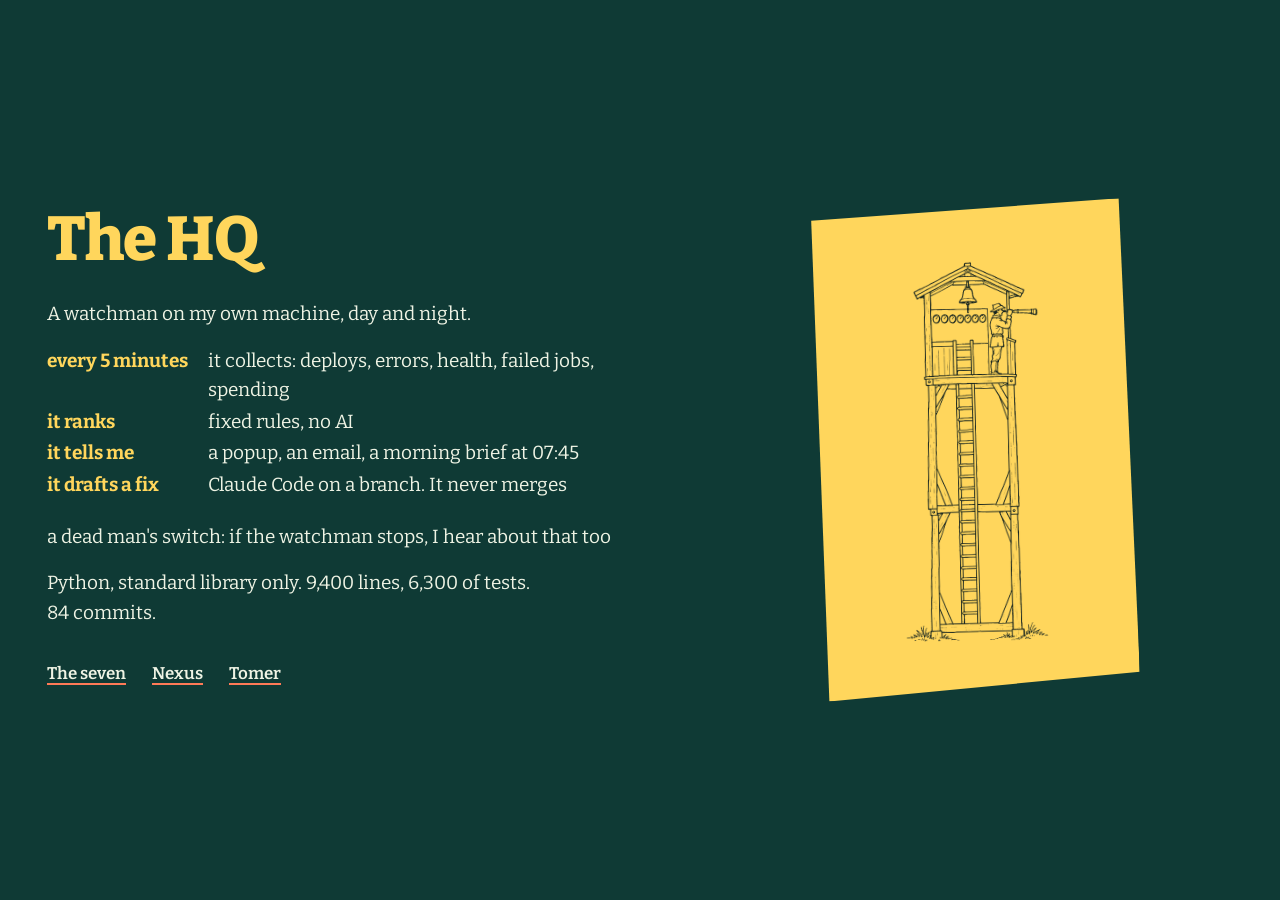
<file: nexus/seven/hq/index.html>
<!doctype html>
<html lang="en">
<head>
<meta charset="utf-8">
<meta name="viewport" content="width=device-width, initial-scale=1">
<title>The HQ - Nexus - Tomer Uzan</title>
<link rel="icon" href="../../../favicon.ico" sizes="any">
<link rel="apple-touch-icon" href="../../../apple-touch-icon.png">
<link rel="preload" href="../../../fonts/bitter-var.woff2" as="font" type="font/woff2" crossorigin>
<link rel="preload" href="../../../fonts/reenie-beanie-400.woff2" as="font" type="font/woff2" crossorigin>
<link rel="stylesheet" href="../../../style.css">
</head>
<body class="inner dive repo">

<main>
  <div class="text">
    <h1>The HQ</h1>
    <p>A watchman on my own machine, day and night.</p>
    <dl class="credits parts">
      <dt>every 5 minutes</dt><dd>it collects: deploys, errors, health, failed jobs, spending</dd>
      <dt>it ranks</dt><dd>fixed rules, no AI</dd>
      <dt>it tells me</dt><dd>a popup, an email, a morning brief at 07:45</dd>
      <dt>it drafts a fix</dt><dd>Claude Code on a branch. It never merges</dd>
    </dl>
    <p>a dead man's switch: if the watchman stops, I hear about that too</p>
    <p>Python, standard library only. 9,400 lines, 6,300 of tests. 84 commits.</p>
    <ul class="links">
      <li><a class="back" href="../">The seven</a></li>
      <li><a href="../../">Nexus</a></li>
      <li><a href="../../../">Tomer</a></li>
    </ul>
  </div>
  <figure class="paper yellow tall">
    <div class="ink" role="img" aria-label="A drawing: a watchtower with its wall removed. A ladder, and at the top a watchman at a telescope, a bell, seven small dials, a lantern." style="aspect-ratio:460/1000;-webkit-mask-image:url(../../../img/repo-hq-cutaway.webp);mask-image:url(../../../img/repo-hq-cutaway.webp)"></div>
  </figure>
</main>

</body>
</html>
</file>
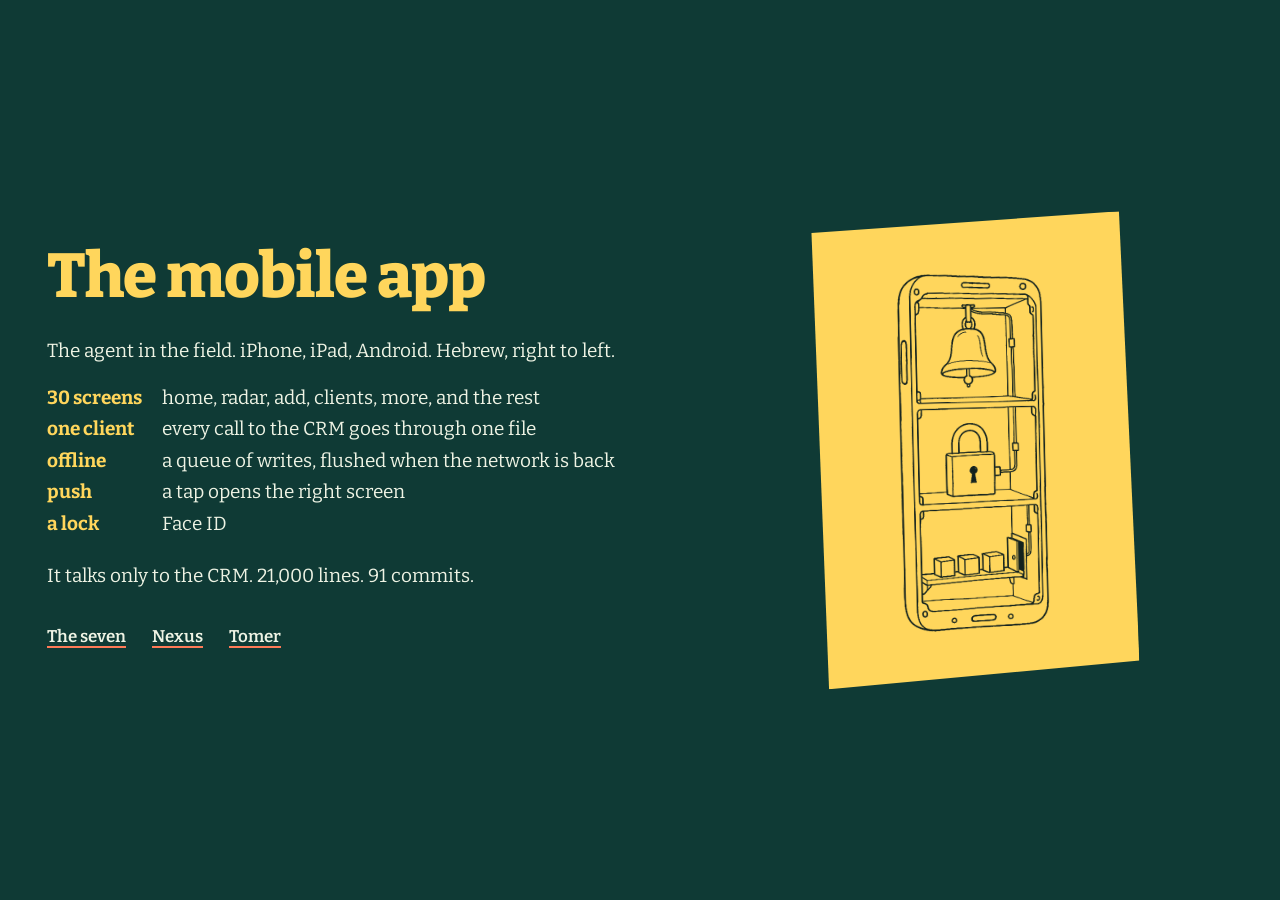
<file: nexus/seven/mobile/index.html>
<!doctype html>
<html lang="en">
<head>
<meta charset="utf-8">
<meta name="viewport" content="width=device-width, initial-scale=1">
<title>The mobile app - Nexus - Tomer Uzan</title>
<link rel="icon" href="../../../favicon.ico" sizes="any">
<link rel="apple-touch-icon" href="../../../apple-touch-icon.png">
<link rel="preload" href="../../../fonts/bitter-var.woff2" as="font" type="font/woff2" crossorigin>
<link rel="preload" href="../../../fonts/reenie-beanie-400.woff2" as="font" type="font/woff2" crossorigin>
<link rel="stylesheet" href="../../../style.css">
</head>
<body class="inner dive repo">

<main>
  <div class="text">
    <h1>The mobile app</h1>
    <p>The agent in the field. iPhone, iPad, Android. Hebrew, right to left.</p>
    <dl class="credits parts">
      <dt>30 screens</dt><dd>home, radar, add, clients, more, and the rest</dd>
      <dt>one client</dt><dd>every call to the CRM goes through one file</dd>
      <dt>offline</dt><dd>a queue of writes, flushed when the network is back</dd>
      <dt>push</dt><dd>a tap opens the right screen</dd>
      <dt>a lock</dt><dd>Face ID</dd>
    </dl>
    <p>It talks only to the CRM. 21,000 lines. 91 commits.</p>
    <ul class="links">
      <li><a class="back" href="../">The seven</a></li>
      <li><a href="../../">Nexus</a></li>
      <li><a href="../../../">Tomer</a></li>
    </ul>
  </div>
  <figure class="paper yellow tall">
    <div class="ink" role="img" aria-label="A drawing: a large mobile phone with its front removed. Inside, three floors of tiny rooms with a mailbox, a padlock, a bell and a queue of boxes." style="aspect-ratio:488/1000;-webkit-mask-image:url(../../../img/repo-mobile-cutaway.webp);mask-image:url(../../../img/repo-mobile-cutaway.webp)"></div>
  </figure>
</main>

</body>
</html>
</file>
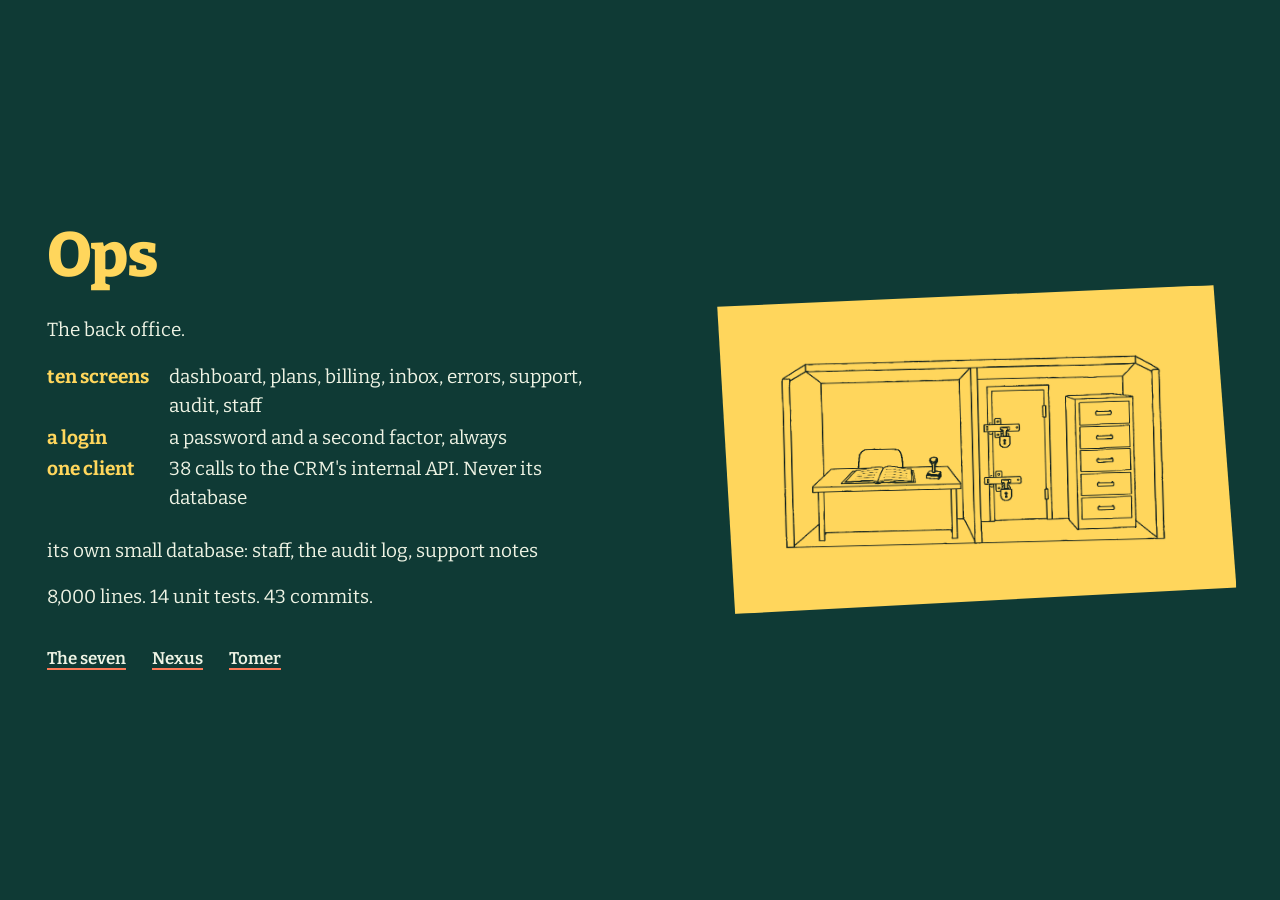
<file: nexus/seven/ops/index.html>
<!doctype html>
<html lang="en">
<head>
<meta charset="utf-8">
<meta name="viewport" content="width=device-width, initial-scale=1">
<title>Ops - Nexus - Tomer Uzan</title>
<link rel="icon" href="../../../favicon.ico" sizes="any">
<link rel="apple-touch-icon" href="../../../apple-touch-icon.png">
<link rel="preload" href="../../../fonts/bitter-var.woff2" as="font" type="font/woff2" crossorigin>
<link rel="preload" href="../../../fonts/reenie-beanie-400.woff2" as="font" type="font/woff2" crossorigin>
<link rel="stylesheet" href="../../../style.css">
</head>
<body class="inner dive repo">

<main>
  <div class="text">
    <h1>Ops</h1>
    <p>The back office.</p>
    <dl class="credits parts">
      <dt>ten screens</dt><dd>dashboard, plans, billing, inbox, errors, support, audit, staff</dd>
      <dt>a login</dt><dd>a password and a second factor, always</dd>
      <dt>one client</dt><dd>38 calls to the CRM's internal API. Never its database</dd>
    </dl>
    <p>its own small database: staff, the audit log, support notes</p>
    <p>8,000 lines. 14 unit tests. 43 commits.</p>
    <ul class="links">
      <li><a class="back" href="../">The seven</a></li>
      <li><a href="../../">Nexus</a></li>
      <li><a href="../../../">Tomer</a></li>
    </ul>
  </div>
  <figure class="paper yellow">
    <div class="ink" role="img" aria-label="A drawing: a back office with its wall removed. A desk with a ledger and a stamp, a cabinet of drawers, a door with two locks." style="aspect-ratio:1000/557;-webkit-mask-image:url(../../../img/repo-ops-cutaway.webp);mask-image:url(../../../img/repo-ops-cutaway.webp)"></div>
  </figure>
</main>

</body>
</html>
</file>
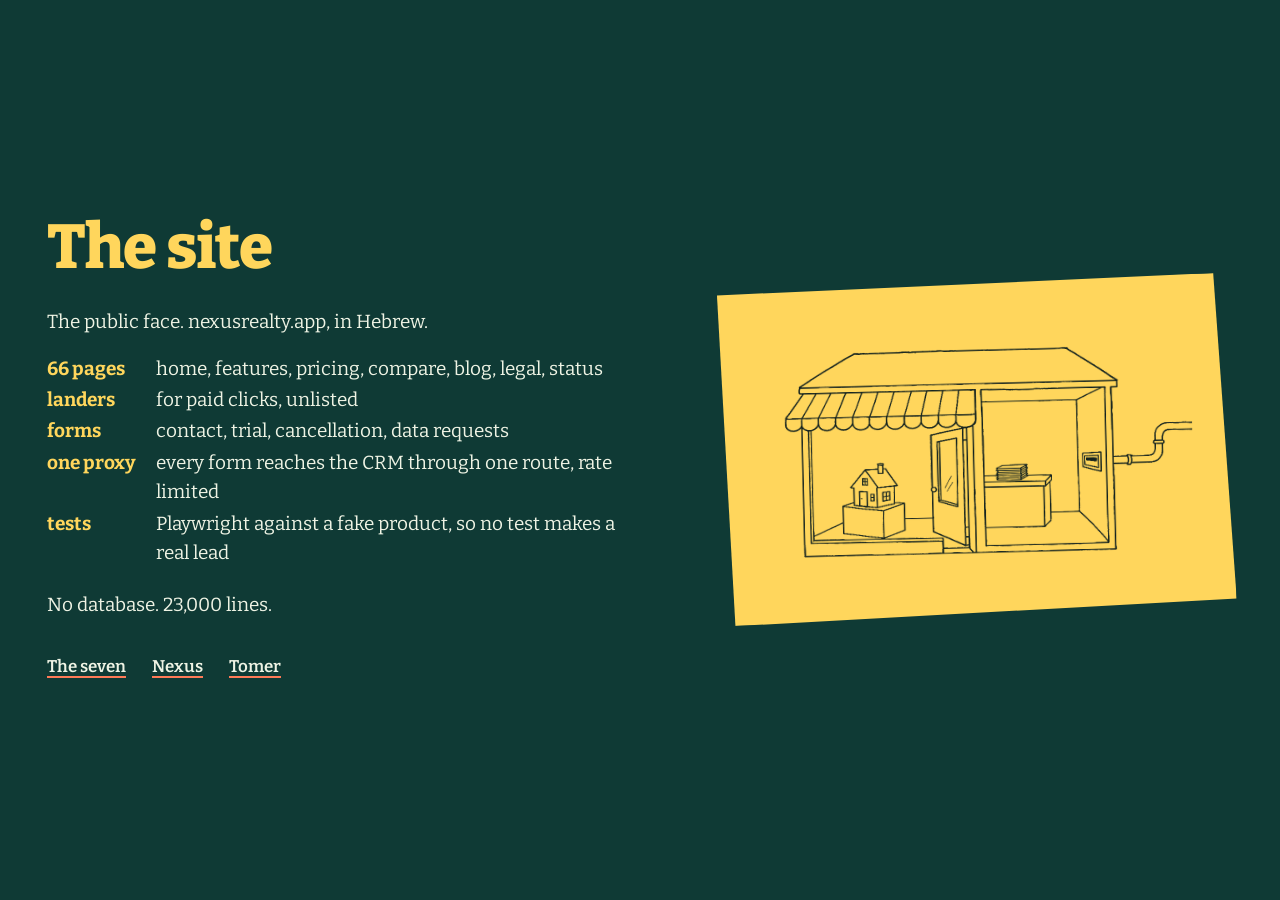
<file: nexus/seven/site/index.html>
<!doctype html>
<html lang="en">
<head>
<meta charset="utf-8">
<meta name="viewport" content="width=device-width, initial-scale=1">
<title>The site - Nexus - Tomer Uzan</title>
<link rel="icon" href="../../../favicon.ico" sizes="any">
<link rel="apple-touch-icon" href="../../../apple-touch-icon.png">
<link rel="preload" href="../../../fonts/bitter-var.woff2" as="font" type="font/woff2" crossorigin>
<link rel="preload" href="../../../fonts/reenie-beanie-400.woff2" as="font" type="font/woff2" crossorigin>
<link rel="stylesheet" href="../../../style.css">
</head>
<body class="inner dive repo">

<main>
  <div class="text">
    <h1>The site</h1>
    <p>The public face. nexusrealty.app, in Hebrew.</p>
    <dl class="credits parts">
      <dt>66 pages</dt><dd>home, features, pricing, compare, blog, legal, status</dd>
      <dt>landers</dt><dd>for paid clicks, unlisted</dd>
      <dt>forms</dt><dd>contact, trial, cancellation, data requests</dd>
      <dt>one proxy</dt><dd>every form reaches the CRM through one route, rate limited</dd>
      <dt>tests</dt><dd>Playwright against a fake product, so no test makes a real lead</dd>
    </dl>
    <p>No database. 23,000 lines.</p>
    <ul class="links">
      <li><a class="back" href="../">The seven</a></li>
      <li><a href="../../">Nexus</a></li>
      <li><a href="../../../">Tomer</a></li>
    </ul>
  </div>
  <figure class="paper yellow">
    <div class="ink" role="img" aria-label="A drawing: a small shop with its wall removed. A tiny house on a pedestal in the window, a counter with forms, a letterbox slot with a pipe leading out." style="aspect-ratio:1000/612;-webkit-mask-image:url(../../../img/repo-site-cutaway.webp);mask-image:url(../../../img/repo-site-cutaway.webp)"></div>
  </figure>
</main>

</body>
</html>
</file>
<file: style.css>
/* Example 4: the portrait with notes.
   His real portrait, cut out with scissors, on sheets of colored paper, with notes in pen.
   The inner pages are made the same way: a drawing on a sheet of cut paper, notes in pen.
   Bitter for what he says, a pen face for the notes. */

@font-face {
  font-family: "Bitter";
  src: url("fonts/bitter-var.woff2") format("woff2");
  font-weight: 100 900;
  font-display: swap;
}
@font-face {
  font-family: "Reenie Beanie";
  src: url("fonts/reenie-beanie-400.woff2") format("woff2");
  font-weight: 400;
  font-display: swap;
}

:root {
  --ground: #0f3a35;
  --yellow: #ffd65c;
  --coral: #ff7a57;
  --cream: #eef3e4;
  --ink: #12211e;
  --print: #faf8f2;
  --pen: 400 31px/0.95 "Reenie Beanie", "Bradley Hand", cursive;
}

* { box-sizing: border-box; }

html { background: var(--ground); }

body {
  margin: 0;
  min-height: 100vh;
  min-height: 100svh;
  display: grid;
  place-items: center;
  padding: 40px 32px;
  background: var(--ground);
  color: var(--cream);
  font: 400 19px/1.55 "Bitter", Georgia, serif;
  -webkit-font-smoothing: antialiased;
}

main {
  display: grid;
  grid-template-columns: 540px minmax(0, 540px);
  column-gap: 176px;
  align-items: center;
}

a {
  color: inherit;
  text-decoration: underline;
  text-decoration-thickness: 2px;
  text-underline-offset: 0.24em;
  text-decoration-color: var(--coral);
}
a:hover { color: var(--yellow); }
a:focus-visible { outline: 2px solid var(--yellow); outline-offset: 4px; border-radius: 2px; }

::selection { background: var(--yellow); color: var(--ground); }

p { margin: 0 0 0.9em; text-wrap: pretty; }

/* A drawing is a mask: the page gives it its ink. */
.ink {
  display: block;
  width: 100%;
  background: currentColor;
  -webkit-mask-repeat: no-repeat;
  mask-repeat: no-repeat;
  -webkit-mask-position: center;
  mask-position: center;
  -webkit-mask-size: contain;
  mask-size: contain;
}

.links {
  margin: 30px 0 0;
  padding: 0;
  list-style: none;
  display: flex;
  flex-wrap: wrap;
  gap: 8px 26px;
  font-weight: 600;
  font-size: 17px;
}
.links a { display: inline-block; padding: 4px 0; }

/* ---- the home page --------------------------------------------------------------------- */

.me { position: relative; width: 540px; height: 540px; }
.me svg { position: absolute; inset: 0; width: 100%; height: 100%; overflow: visible; }
.sheet-b path { fill: var(--coral); }
.portrait { position: absolute; left: 2%; top: 13%; width: 96%; height: auto; }
.pen path { fill: none; stroke: var(--cream); stroke-width: 2.2; stroke-linecap: round; stroke-linejoin: round; }

.note { position: absolute; margin: 0; font: var(--pen); color: var(--cream); white-space: nowrap; }
.note a { text-decoration-thickness: 1.5px; text-underline-offset: 0.16em; }
.note.one { left: -8px; top: 4px; transform: rotate(-5deg); }
.note.two { left: 556px; top: 236px; transform: rotate(3deg); white-space: normal; width: 104px; }
.note.three { left: 112px; bottom: -2px; transform: rotate(-3deg); }

/* an old print of him as a child, next to the note about the age of five */
.print {
  position: absolute;
  left: -2px;
  bottom: -18px;
  width: 92px;
  height: auto;
  border: 5px solid var(--print);
  border-bottom-width: 14px;
  transform: rotate(-7deg);
}

.claim {
  margin: 0;
  color: var(--yellow);
  font-weight: 800;
  font-size: 70px;
  line-height: 1.02;
  letter-spacing: -0.015em;
  text-wrap: balance;
}
.who { margin: 26px 0 0; text-wrap: pretty; }
.who h1 { display: inline; margin: 0; font-size: inherit; font-weight: 700; }

/* ---- the inner pages ------------------------------------------------------------------- */

.inner main { grid-template-columns: minmax(0, 30em) minmax(0, 520px); column-gap: 96px; }

.inner h1 {
  margin: 0 0 0.45em;
  color: var(--yellow);
  font-weight: 800;
  font-size: 62px;
  line-height: 1.02;
  letter-spacing: -0.015em;
}

figure { margin: 0; }
.figures { display: grid; row-gap: 40px; }

/* a sheet of colored paper, cut by hand: no two corners are square */
.paper {
  padding: 38px 40px 34px;
  color: var(--ink);
  clip-path: polygon(1.5% 3%, 97% 0, 100% 95.5%, 3.5% 100%);
  transform: rotate(-1.4deg);
}
.paper.yellow { background: var(--yellow); }
.paper.coral { background: var(--coral); transform: rotate(1.2deg); clip-path: polygon(0 1.5%, 98.5% 3.5%, 96.5% 100%, 2% 97%); }
.paper.tall { width: 62%; margin: 0 auto; padding: 30px 60px 26px; }
.bare { color: var(--cream); }

figcaption { margin-top: 6px; font: var(--pen); font-size: 27px; color: var(--cream); transform: rotate(-1deg); }

.chairs {
  display: grid;
  grid-template-columns: repeat(6, 1fr);
  margin: 2px 0 0;
  padding: 0 5%;
  list-style: none;
  font: var(--pen);
  font-size: 24px;
  text-align: center;
}
.chairs li:nth-child(even) { padding-top: 0.9em; }

.answers { position: relative; }
.answers .ink { width: 72%; }
.answers ul { margin: 0; padding: 0; list-style: none; font: var(--pen); font-size: 27px; }
.answers li { position: absolute; left: 70%; white-space: nowrap; transform: translateY(-50%) rotate(-2deg); }
.answers li:nth-child(1) { top: 21%; }
.answers li:nth-child(2) { top: 50%; }
.answers li:nth-child(3) { top: 77%; }

.line { position: relative; height: 3.4em; font: var(--pen); font-size: 27px; }
.line::before { content: ""; position: absolute; left: 0; right: 0; top: 0.5em; border-top: 2px solid var(--cream); }
.line span { position: absolute; top: 0; padding-top: 0.9em; white-space: nowrap; }
.line span::before { content: ""; position: absolute; left: 0; top: 0.1em; height: 0.8em; border-left: 2px solid var(--cream); }
.line .k1 { left: 0.6%; padding-top: 1.9em; }
.line .k1::before { height: 1.9em; }
.line .k10 { left: 6.25%; }
.line .k160 { right: 0; text-align: right; }
.line .k160::before { left: auto; right: 0; }

.credits { display: grid; grid-template-columns: auto 1fr; gap: 2px 20px; margin: 0 0 0.9em; }
.credits dt { font-weight: 700; color: var(--yellow); }
.credits dd { margin: 0; }

/* ---- smaller screens ------------------------------------------------------------------- */

@media (max-width: 1240px) {
  main { grid-template-columns: 420px minmax(0, 1fr); column-gap: 150px; }
  .me { width: 420px; height: 420px; }
  .note { font-size: 27px; }
  .note.two { left: 432px; top: 176px; width: 92px; }
  .note.three { left: 96px; }
  .print { width: 76px; }
  .claim { font-size: 56px; }
  .inner main { column-gap: 64px; }
  .inner h1 { font-size: 52px; }
}

@media (max-width: 900px) {
  body { padding: 28px 24px 40px; place-items: start center; font-size: 18px; }
  main, .inner main { grid-template-columns: minmax(0, 1fr); row-gap: 34px; justify-items: start; }
  .me { width: 300px; height: 300px; margin: 6px 0 40px 0; }
  .note { font-size: 23px; }
  .note.one { left: -2px; top: -6px; }
  .note.two { left: 292px; top: 120px; width: 70px; line-height: 0.9; }
  .note.three { left: 78px; bottom: -34px; }
  .print { width: 62px; border-width: 4px; border-bottom-width: 10px; bottom: -44px; }
  .claim { font-size: 46px; }
  .who { margin-top: 18px; }
  .links { margin-top: 22px; gap: 0 22px; }
  .links a { padding: 8px 0; }
  .inner h1 { font-size: 44px; }
  .inner figure, .figures { width: 100%; }
  .paper { padding: 26px 22px 24px; }
  .paper.tall { width: 70%; padding: 22px 40px 20px; }
  .chairs { font-size: 19px; padding: 0 3%; }
  .answers ul { font-size: 22px; }
  .answers li { left: 69%; }
  .answers .ink { width: 68%; }
  .line, figcaption { font-size: 23px; }
  .credits { grid-template-columns: 1fr; gap: 0; }
  .credits dd { margin-bottom: 8px; }
}

/* ---- round 3: a marker pen over the key phrases, the long line with two arrows ------------- */

mark {
  background: var(--yellow);
  color: var(--ink);
  padding: 0.04em 0.24em;
  margin: 0 -0.08em;
  border-radius: 0.35em 0.7em 0.3em 0.8em / 0.7em 0.35em 0.8em 0.4em;
  -webkit-box-decoration-break: clone;
  box-decoration-break: clone;
}

.line { height: 7.2em; }
.line::before { top: 4.1em; }
.line > span { top: 3.6em; }
.line .k30 { left: 18.75%; }
.line .k1 { padding-top: 0.9em; }
.line .k1::before { height: 0.8em; }
.line .note-line { top: 0; padding: 0; text-align: center; transform: translateX(-50%); }
.line .note-line::before { display: none; }
.line .note-line svg { display: block; margin: 0.1em auto 0; width: 0.6em; height: 2em; overflow: visible; }
.line .note-line path { fill: none; stroke: var(--cream); stroke-width: 2; stroke-linecap: round; stroke-linejoin: round; }
.line .longest { left: 18.75%; }
.line .goal { left: 100%; transform: translateX(-100%); text-align: right; }
.line .goal svg { margin-left: auto; margin-right: 0; transform: translateX(0.3em); }

/* ---- the Nexus dive: the seven page and a page per repo --------------------------------- */

.parts { margin-bottom: 1.2em; }
.parts dt { white-space: nowrap; }
.parts dt a { display: inline-block; padding: 3px 0; margin: -3px 0; }
.parts.doodled dt { display: flex; align-items: center; gap: 14px; }
.parts .mini { width: 42px; height: 42px; flex: none; }

.map { position: relative; margin: 0; }
.map svg { display: block; width: 100%; height: auto; }
.map .tag { position: absolute; margin: 0; font: var(--pen); font-size: 25px; white-space: nowrap; transform: translate(-50%, 0); }
.map .tag.above { transform: translate(-50%, -100%); }
.map .tag.left { transform: translate(-100%, -50%); }
.map .tag.right { transform: translate(0, -50%); }
.paper .map { color: var(--ink); }
.paper.doodle .ink { width: 44%; margin: 0 auto; }
.paper.wide { grid-column: 1 / -1; margin-top: 44px; }

@media (max-width: 900px) {
  .map .tag { font-size: 20px; }
  .parts .mini { width: 34px; height: 34px; }
  .paper.wide { margin-top: 0; }
}
</file>
